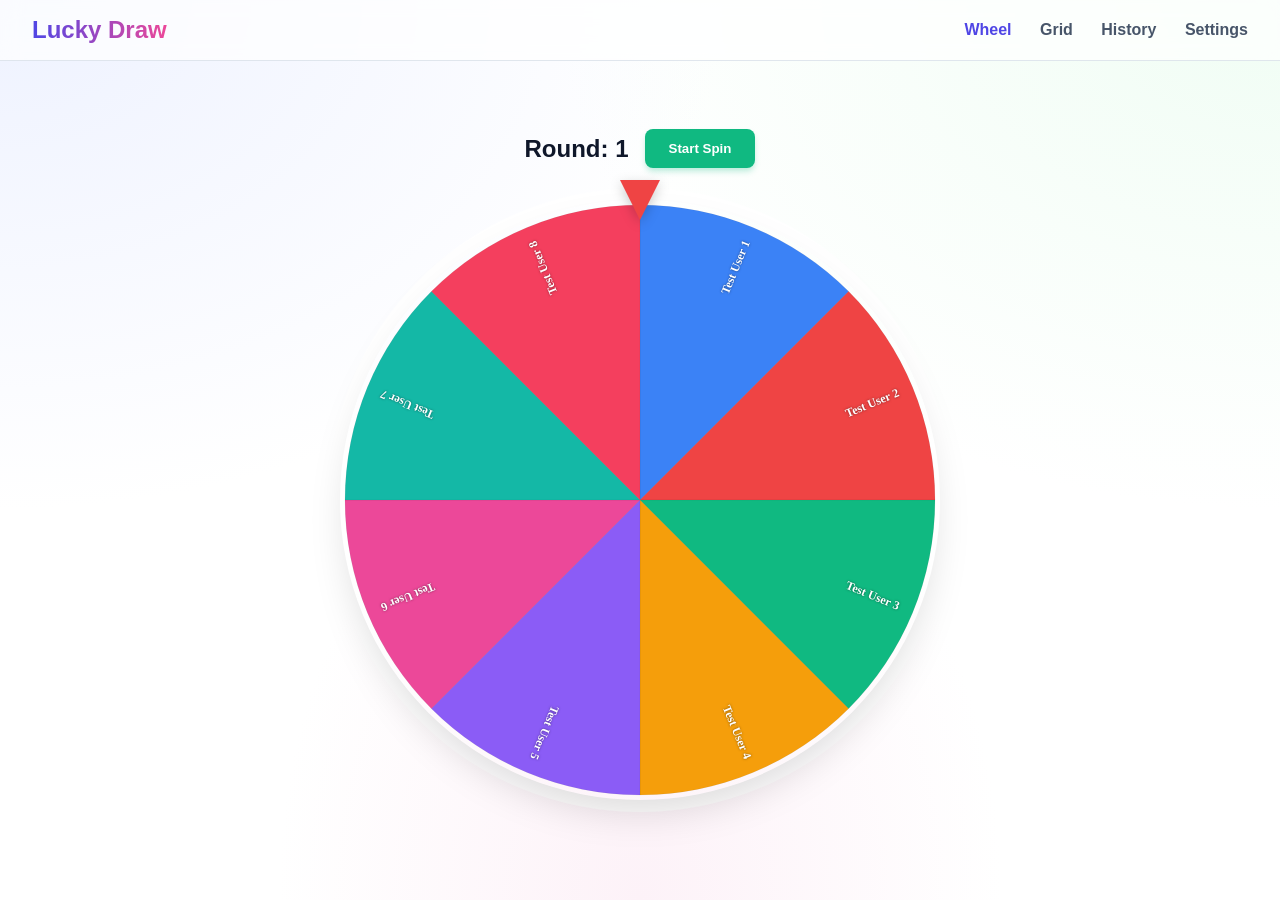
<file: index.html>
<!DOCTYPE html>
<html lang="en">

<head>
  <meta charset="UTF-8">
  <meta name="viewport" content="width=device-width, initial-scale=1.0">
  <title>Lucky Draw</title>
  <link rel="stylesheet" href="style.css">
</head>

<body>
  <nav class="navbar">
    <h1>Lucky Draw</h1>
    <div class="nav-links">
      <a href="index.html" class="active">Wheel</a>
      <a href="grid.html">Grid</a>
      <a href="history.html">History</a>
      <a href="settings.html">Settings</a>
    </div>
  </nav>

  <main>
    <div class="wheel-container">
      <div class="controls" style="margin-bottom: 2rem;">
        <h2 id="roundDisplay">Round: 1</h2>
        <button id="startBtn" class="success">Start Spin</button>
      </div>

      <div class="wheel-wrapper">
        <div class="pointer"></div>
        <canvas id="wheelCanvas" width="1200" height="1200"></canvas>
      </div>
    </div>
  </main>

  <div class="modal-overlay" id="winnerModal">
    <div class="modal-content">
      <h2>WE HAVE A WINNER!</h2>
      <p style="font-size: 1.5rem; color: var(--text-muted); margin-bottom: 0.5rem;">Congratulations to</p>
      <p id="winnerName"
        style="font-size: 4rem; font-weight: bold; margin-bottom: 2rem; color: var(--text-main); text-shadow: 0 4px 10px rgba(0,0,0,0.1);">
      </p>
      <button id="closeModalBtn" class="success"
        style="font-size: 1.2rem; padding: 1rem 3rem; background: var(--primary); box-shadow: 0 4px 15px rgba(79, 70, 229, 0.4);">Next
        Round ➔</button>
    </div>
  </div>

  <script src="db.js"></script>
  <script src="wheel.js"></script>
</body>

</html>
</file>
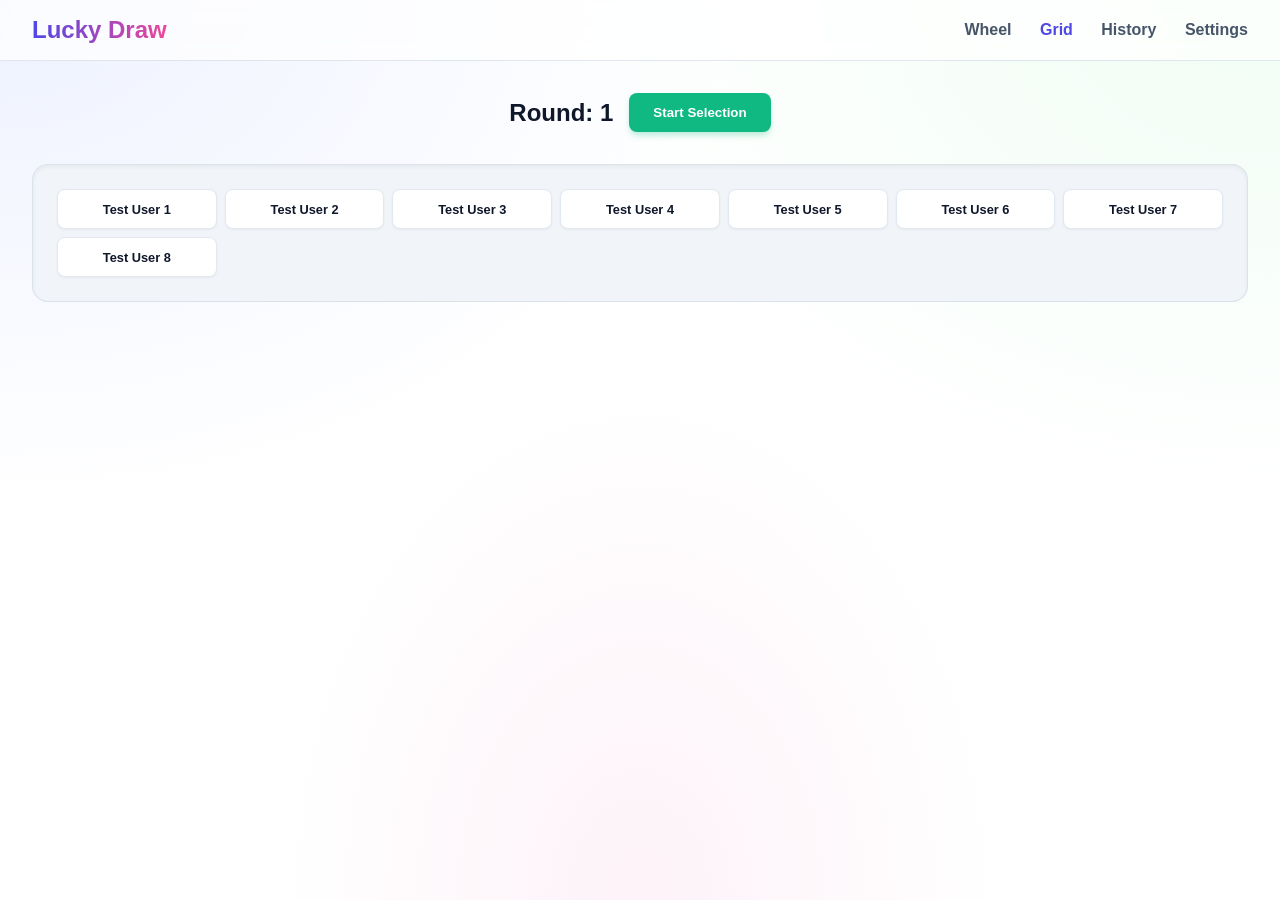
<file: grid.html>
<!DOCTYPE html>
<html lang="en">

<head>
  <meta charset="UTF-8">
  <meta name="viewport" content="width=device-width, initial-scale=1.0">
  <title>Lucky Draw</title>
  <link rel="stylesheet" href="style.css">
</head>

<body>
  <nav class="navbar">
    <h1>Lucky Draw</h1>
    <div class="nav-links">
      <a href="index.html">Wheel</a>
      <a href="grid.html" class="active">Grid</a>
      <a href="history.html">History</a>
      <a href="settings.html">Settings</a>
    </div>
  </nav>

  <main>
    <div class="matrix-container">
      <div class="controls" style="margin-bottom: 2rem;">
        <h2 id="roundDisplay">Round: 1</h2>
        <button id="startBtn" class="success">Start Selection</button>
      </div>

      <div class="matrix-grid" id="matrixGrid">
        <!-- Cells injected via JS -->
      </div>
    </div>
  </main>

  <div class="modal-overlay" id="winnerModal">
    <div class="modal-content">
      <h2>WE HAVE A WINNER!</h2>
      <p style="font-size: 1.5rem; color: var(--text-muted); margin-bottom: 0.5rem;">Congratulations to</p>
      <p id="winnerName"
        style="font-size: 4rem; font-weight: bold; margin-bottom: 2rem; color: var(--text-main); text-shadow: 0 4px 10px rgba(0,0,0,0.1);">
      </p>
      <button id="closeModalBtn" class="success"
        style="font-size: 1.2rem; padding: 1rem 3rem; background: var(--primary); box-shadow: 0 4px 15px rgba(79, 70, 229, 0.4);">Next
        Round ➔</button>
    </div>
  </div>

  <script src="db.js"></script>
  <script src="grid.js"></script>
</body>

</html>
</file>
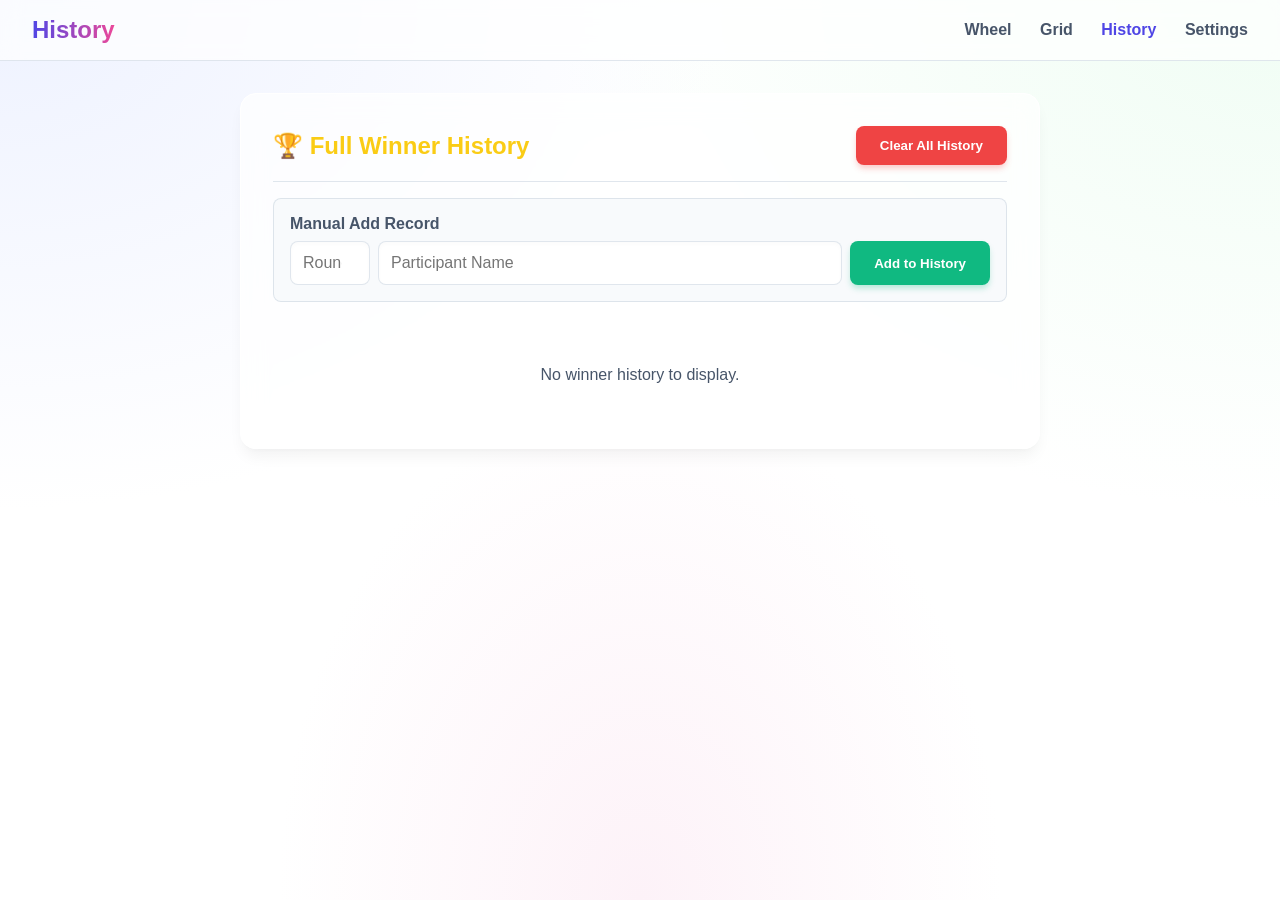
<file: history.html>
<!DOCTYPE html>
<html lang="en">
<head>
  <meta charset="UTF-8">
  <meta name="viewport" content="width=device-width, initial-scale=1.0">
  <title>Winner History - Premium Lucky Draw</title>
  <link rel="stylesheet" href="style.css">
  <style>
    .history-card {
      background: #ffffff;
      border: 1px solid var(--glass-border);
      border-radius: 8px;
      padding: 1rem;
      display: flex;
      justify-content: space-between;
      align-items: center;
      margin-bottom: 0.5rem;
    }
  </style>
</head>
<body>
  <nav class="navbar">
    <h1>History</h1>
    <div class="nav-links">
      <a href="index.html">Wheel</a>
      <a href="grid.html">Grid</a>
      <a href="history.html" class="active">History</a>
      <a href="settings.html">Settings</a>
    </div>
  </nav>

  <main>
    <div class="glass-panel" style="max-width: 800px; width: 100%; margin: 0 auto;">
      <div style="display: flex; justify-content: space-between; align-items: center; border-bottom: 1px solid var(--glass-border); padding-bottom: 1rem; margin-bottom: 1rem;">
        <h2 style="color: #facc15;">🏆 Full Winner History</h2>
        <button id="clearAllBtn" class="danger">Clear All History</button>
      </div>

      <div style="margin-bottom: 2rem; background: #f8fafc; padding: 1rem; border-radius: 8px; border: 1px solid var(--glass-border);">
        <h3 style="font-size: 1rem; margin-bottom: 0.5rem; color: var(--text-muted)">Manual Add Record</h3>
        <div style="display: flex; gap: 0.5rem;">
          <input type="number" id="addRound" placeholder="Round" style="width: 80px;" min="1">
          <input type="text" id="addName" placeholder="Participant Name" style="flex: 1;">
          <button id="addManualBtn" class="success">Add to History</button>
        </div>
      </div>

      <div id="fullHistoryList">
        <!-- JS fills this -->
      </div>
    </div>
  </main>

  <script src="db.js"></script>
  <script src="history.js"></script>
</body>
</html>
</file>
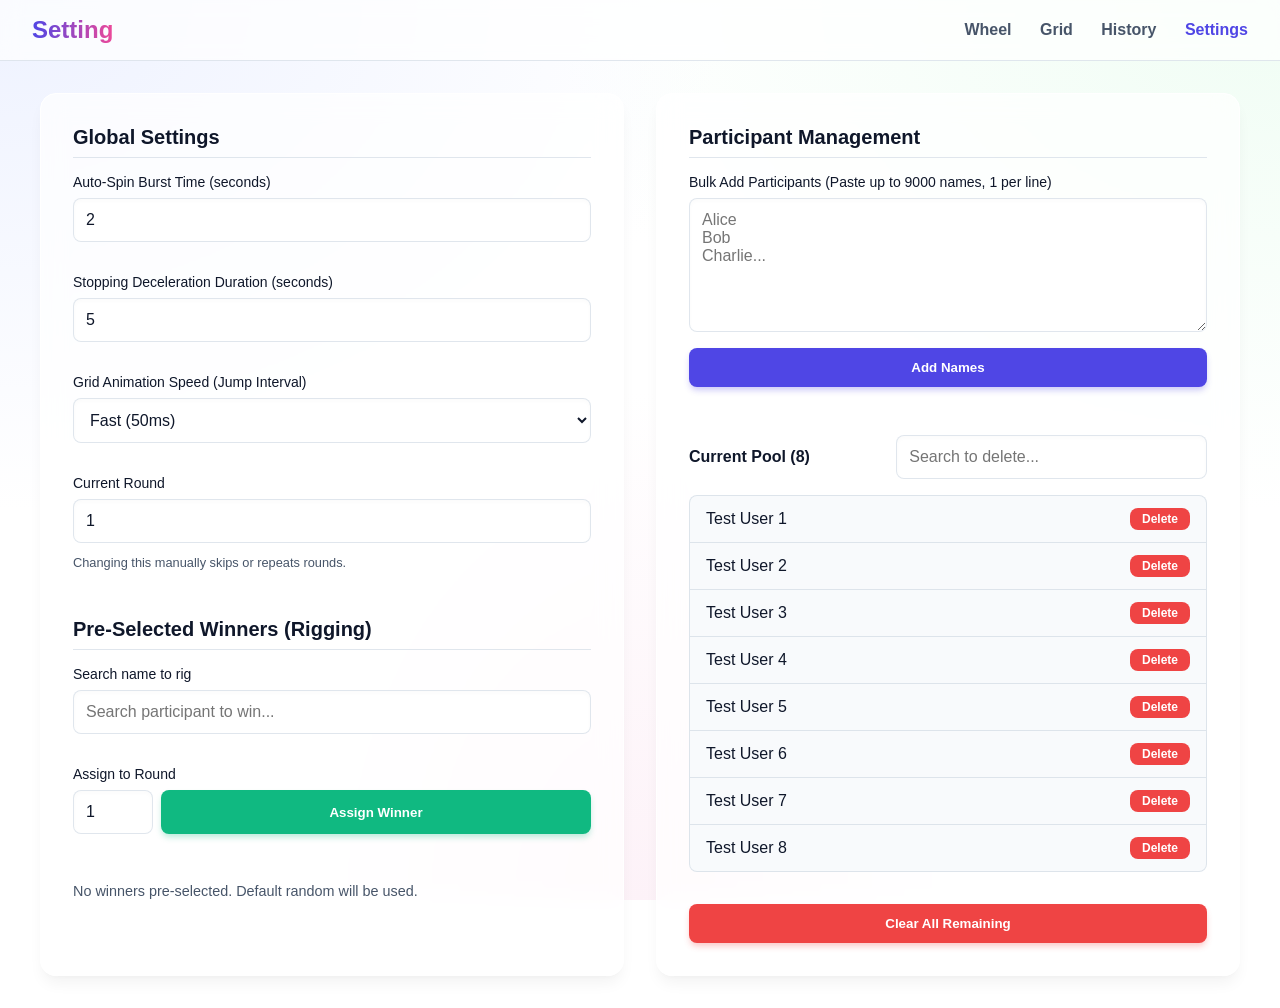
<file: settings.html>
<!DOCTYPE html>
<html lang="en">

<head>
  <meta charset="UTF-8">
  <meta name="viewport" content="width=device-width, initial-scale=1.0">
  <title>Settings - Lucky Draw</title>
  <link rel="stylesheet" href="style.css">
</head>

<body>
  <nav class="navbar">
    <h1>Setting</h1>
    <div class="nav-links">
      <a href="index.html">Wheel</a>
      <a href="grid.html">Grid</a>
      <a href="history.html">History</a>
      <a href="settings.html" class="active">Settings</a>
    </div>
  </nav>

  <main>
    <div class="settings-grid">

      <!-- Left Column -->
      <div class="settings-section glass-panel">
        <h2>Global Settings</h2>

        <div class="form-group">
          <label>Auto-Spin Burst Time (seconds)</label>
          <input type="number" id="burstDuration" min="1" max="60" placeholder="e.g. 2">
        </div>

        <div class="form-group" style="margin-top: 1rem;">
          <label>Stopping Deceleration Duration (seconds)</label>
          <input type="number" id="spinDuration" min="1" max="30">
        </div>

        <div class="form-group" style="margin-top: 1rem;">
          <label>Grid Animation Speed (Jump Interval)</label>
          <select id="animationSpeed">
            <option value="20">Extreme (20ms)</option>
            <option value="50">Fast (50ms)</option>
            <option value="120">Medium (120ms)</option>
            <option value="300">Slow (300ms)</option>
          </select>
        </div>

        <div class="form-group" style="margin-top: 1rem;">
          <label>Current Round</label>
          <input type="number" id="currentRound" min="1">
          <p style="font-size: 0.8rem; color: var(--text-muted); margin-top: 0.25rem;">Changing this manually skips or
            repeats rounds.</p>
        </div>

        <h2 style="margin-top: 2rem;">Pre-Selected Winners (Rigging)</h2>
        <div class="form-group">
          <label>Search name to rig</label>
          <input type="text" id="rigSearch" placeholder="Search participant to win..." autocomplete="off">
          <div id="rigSearchResults" class="search-results"></div>
        </div>

        <div class="form-group" style="margin-top: 1rem;">
          <label>Assign to Round</label>
          <div style="display: flex; gap: 0.5rem;">
            <input type="number" id="rigRoundNum" min="1" value="1" style="width: 80px;">
            <button id="rigBtn" class="success" disabled style="flex: 1;">Assign Winner</button>
          </div>
          <p id="rigSelectedName" style="color: var(--primary); margin-top: 0.5rem; font-weight: bold;"></p>
        </div>

        <div class="rigged-list" id="riggedList">
          <!-- Populated by JS -->
        </div>
      </div>

      <!-- Right Column -->
      <div class="settings-section glass-panel">
        <h2>Participant Management</h2>

        <div class="form-group">
          <label>Bulk Add Participants (Paste up to 9000 names, 1 per line)</label>
          <textarea id="bulkAddText" rows="6" placeholder="Alice&#10;Bob&#10;Charlie..."></textarea>
          <button id="bulkAddBtn" style="margin-top: 0.5rem;">Add Names</button>
        </div>

        <div style="margin-top: 2rem; display: flex; justify-content: space-between; align-items: center;">
          <h3 style="font-size: 1rem;">Current Pool (<span id="totalCount">0</span>)</h3>
          <input type="text" id="poolSearch" placeholder="Search to delete..." style="width: 60%;">
        </div>

        <div class="participant-list" id="participantList">
          <!-- Populated by JS -->
        </div>
        <div style="margin-top: 1rem;">
          <button id="clearAllBtn" class="danger" style="width: 100%;">Clear All Remaining</button>
        </div>
      </div>

    </div>
  </main>

  <script src="db.js"></script>
  <script src="settings.js"></script>
</body>

</html>
</file>
<file: style.css>
:root {
  --bg-color: #f8fafc;
  --text-main: #0f172a;
  --text-muted: #475569;
  --glass-bg: rgba(255, 255, 255, 0.7);
  --glass-border: rgba(203, 213, 225, 0.6);
  --primary: #4f46e5;
  --primary-hover: #4338ca;
  --danger: #ef4444;
  --danger-hover: #dc2626;
  --success: #10b981;
}

* {
  box-sizing: border-box;
  margin: 0;
  padding: 0;
  font-family: 'Inter', -apple-system, BlinkMacSystemFont, "Segoe UI", Roboto, sans-serif;
}

body {
  background-color: #ffffff;
  color: var(--text-main);
  min-height: 100vh;
  display: flex;
  flex-direction: column;
  background-image: 
    radial-gradient(at 0% 0%, rgba(238, 242, 255, 1) 0, transparent 40%),
    radial-gradient(at 100% 0%, rgba(240, 253, 244, 1) 0, transparent 40%),
    radial-gradient(at 50% 100%, rgba(253, 242, 248, 1) 0, transparent 40%);
  background-attachment: fixed;
}

.navbar {
  display: flex;
  justify-content: space-between;
  align-items: center;
  padding: 1rem 2rem;
  background: var(--glass-bg);
  backdrop-filter: blur(10px);
  border-bottom: 1px solid var(--glass-border);
}

.navbar h1 {
  font-size: 1.5rem;
  font-weight: 800;
  background: linear-gradient(to right, #4f46e5, #ec4899);
  -webkit-background-clip: text;
  -webkit-text-fill-color: transparent;
}

.nav-links a {
  color: var(--text-muted);
  text-decoration: none;
  margin-left: 1.5rem;
  font-weight: 600;
  transition: color 0.2s;
}

.nav-links a:hover, .nav-links a.active {
  color: var(--primary);
}

main {
  flex: 1;
  padding: 2rem;
  display: flex;
  flex-direction: column;
}

.glass-panel {
  background: var(--glass-bg);
  backdrop-filter: blur(12px);
  border: 1px solid rgba(255, 255, 255, 1);
  border-radius: 16px;
  padding: 2rem;
  box-shadow: 0 10px 15px -3px rgba(0, 0, 0, 0.05), 0 4px 6px -2px rgba(0, 0, 0, 0.025);
}

button {
  background: var(--primary);
  color: white;
  border: none;
  padding: 0.75rem 1.5rem;
  border-radius: 8px;
  font-weight: 600;
  cursor: pointer;
  transition: all 0.2s;
  box-shadow: 0 4px 6px -1px rgba(79, 70, 229, 0.3);
}

button:hover {
  background: var(--primary-hover);
  transform: translateY(-2px);
  box-shadow: 0 10px 15px -3px rgba(79, 70, 229, 0.4);
}

button:active {
  transform: translateY(0);
}

button.danger { 
  background: var(--danger); 
  box-shadow: 0 4px 6px -1px rgba(239, 68, 68, 0.3);
}
button.danger:hover { 
  background: var(--danger-hover); 
  box-shadow: 0 10px 15px -3px rgba(239, 68, 68, 0.4);
}
button.success { 
  background: var(--success); 
  box-shadow: 0 4px 6px -1px rgba(16, 185, 129, 0.3);
}
button.success:hover {
  box-shadow: 0 10px 15px -3px rgba(16, 185, 129, 0.4);
}

input[type="text"], input[type="number"], select, textarea {
  width: 100%;
  padding: 0.75rem;
  background: #ffffff;
  border: 1px solid var(--glass-border);
  border-radius: 8px;
  color: var(--text-main);
  font-size: 1rem;
  outline: none;
  transition: all 0.2s;
  box-shadow: inset 0 2px 4px 0 rgba(0, 0, 0, 0.02);
}

input:focus, select:focus, textarea:focus {
  border-color: var(--primary);
  box-shadow: 0 0 0 3px rgba(79, 70, 229, 0.2);
}

/* Wheel Page specific */
.wheel-container {
  display: flex;
  flex-direction: column;
  align-items: center;
  justify-content: center;
  flex: 1;
  position: relative;
}

.wheel-wrapper {
  position: relative;
  width: 600px;
  height: 600px;
  margin-bottom: 2rem;
}

#wheelCanvas {
  width: 100%;
  height: 100%;
  border-radius: 50%;
  box-shadow: 0 20px 40px -10px rgba(0, 0, 0, 0.15), 0 0 0 12px rgba(255,255,255,0.9);
}

.pointer {
  position: absolute;
  top: -20px;
  left: 50%;
  transform: translateX(-50%);
  width: 0;
  height: 0;
  border-left: 20px solid transparent;
  border-right: 20px solid transparent;
  border-top: 40px solid #ef4444;
  z-index: 100;
  filter: drop-shadow(0 4px 6px rgba(0,0,0,0.2));
}

.controls {
  display: flex;
  gap: 1rem;
  align-items: center;
}

.round-display {
  font-size: 1.25rem;
  font-weight: bold;
  color: var(--text-muted);
}

/* Modal */
.modal-overlay {
  position: fixed;
  top: 0; left: 0; right: 0; bottom: 0;
  background: rgba(15, 23, 42, 0.4);
  backdrop-filter: blur(8px);
  display: flex;
  align-items: center;
  justify-content: center;
  z-index: 1000;
  opacity: 0;
  pointer-events: none;
  transition: opacity 0.3s;
}

.modal-overlay.active {
  opacity: 1;
  pointer-events: all;
}

.modal-content {
  background: #ffffff;
  border: 1px solid rgba(255,255,255,1);
  border-radius: 24px;
  padding: 4rem;
  text-align: center;
  transform: scale(0.9);
  transition: transform 0.4s cubic-bezier(0.175, 0.885, 0.32, 1.275);
  box-shadow: 0 25px 50px -12px rgba(0, 0, 0, 0.15);
}

.modal-overlay.active .modal-content {
  transform: scale(1);
}

.modal-content h2 {
  font-size: 3rem;
  margin-bottom: 1rem;
  background: linear-gradient(to right, #4f46e5, #ec4899);
  -webkit-background-clip: text;
  -webkit-text-fill-color: transparent;
}

/* Settings Grid */
.settings-grid {
  display: grid;
  grid-template-columns: 1fr 1fr;
  gap: 2rem;
  max-width: 1200px;
  margin: 0 auto;
  width: 100%;
}

.settings-section {
  display: flex;
  flex-direction: column;
  gap: 1rem;
}

.settings-section h2 {
  font-size: 1.25rem;
  padding-bottom: 0.5rem;
  border-bottom: 1px solid var(--glass-border);
}

.form-group {
  display: flex;
  flex-direction: column;
  gap: 0.5rem;
  position: relative;
}

.form-group label {
  font-size: 0.875rem;
  font-weight: 500;
  color: var(--text-main);
}

.participant-list {
  max-height: 400px;
  overflow-y: auto;
  background: #f8fafc;
  border: 1px solid var(--glass-border);
  border-radius: 8px;
}

.participant-item {
  display: flex;
  justify-content: space-between;
  align-items: center;
  padding: 0.75rem 1rem;
  border-bottom: 1px solid var(--glass-border);
}
.participant-item:last-child {
  border-bottom: none;
}

.participant-actions button {
  padding: 0.25rem 0.75rem;
  font-size: 0.75rem;
  box-shadow: none;
}
.participant-actions button:hover {
  box-shadow: 0 2px 4px rgba(0,0,0,0.1);
  transform: translateY(-1px);
}

.rigged-list {
  margin-top: 1rem;
}

.rigged-item {
  display: flex;
  justify-content: space-between;
  background: #eff6ff;
  border: 1px solid #bfdbfe;
  padding: 0.75rem;
  border-radius: 8px;
  margin-bottom: 0.5rem;
}

.search-results {
  max-height: 200px;
  overflow-y: auto;
  margin-top: 0.5rem;
  background: white;
  border: 1px solid var(--glass-border);
  border-radius: 8px;
  display: none;
  box-shadow: 0 10px 15px -3px rgba(0, 0, 0, 0.1);
  z-index: 10;
  position: absolute;
  width: 100%;
}

.search-results-container {
  position: relative;
}

.search-results.active {
  display: block;
}
.search-result-item {
  padding: 0.5rem 1rem;
  cursor: pointer;
}
.search-result-item:hover {
  background: #f1f5f9;
}

/* Matrix Layout css */
.matrix-container {
  display: flex;
  flex-direction: column;
  align-items: center;
  flex: 1;
}

.matrix-grid {
  display: grid;
  grid-template-columns: repeat(auto-fill, minmax(140px, 1fr));
  gap: 0.5rem;
  width: 100%;
  max-width: 1400px;
  background: #f1f5f9;
  padding: 1.5rem;
  border-radius: 16px;
  border: 1px solid var(--glass-border);
  box-shadow: inset 0 2px 4px rgba(0,0,0,0.05);
  max-height: 70vh;
  overflow-y: auto;
  align-content: start;
}

.matrix-grid::-webkit-scrollbar {
  width: 10px;
}
.matrix-grid::-webkit-scrollbar-track {
  background: transparent;
}
.matrix-grid::-webkit-scrollbar-thumb {
  background: #cbd5e1;
  border-radius: 5px;
}
.matrix-grid::-webkit-scrollbar-thumb:hover {
  background: #94a3b8;
}

.grid-cell {
  background: #ffffff;
  border: 1px solid #e2e8f0;
  border-radius: 8px;
  height: 40px;
  display: flex;
  align-items: center;
  justify-content: center;
  font-size: 0.8rem;
  font-weight: 600;
  color: var(--text-main);
  overflow: hidden;
  text-overflow: ellipsis;
  white-space: nowrap;
  padding: 0 0.5rem;
  transition: all 0.2s;
  box-shadow: 0 1px 3px rgba(0,0,0,0.05);
}

.grid-cell.active {
  background: var(--primary);
  color: #fff;
  border-color: #4f46e5;
  box-shadow: 0 10px 15px -3px rgba(79, 70, 229, 0.4);
  transform: scale(1.1);
  z-index: 10;
}

.grid-cell.winner {
  background: linear-gradient(135deg, #f59e0b, #fbbf24);
  color: #fff;
  border-color: #f59e0b;
  box-shadow: 0 0 20px rgba(245, 158, 11, 0.5);
  animation: pulseWinner 1s infinite alternate;
}

@keyframes pulseWinner {
  from { transform: scale(1.05); box-shadow: 0 0 15px rgba(245, 158, 11, 0.4); }
  to { transform: scale(1.15); box-shadow: 0 0 30px rgba(245, 158, 11, 0.8); }
}
</file>
